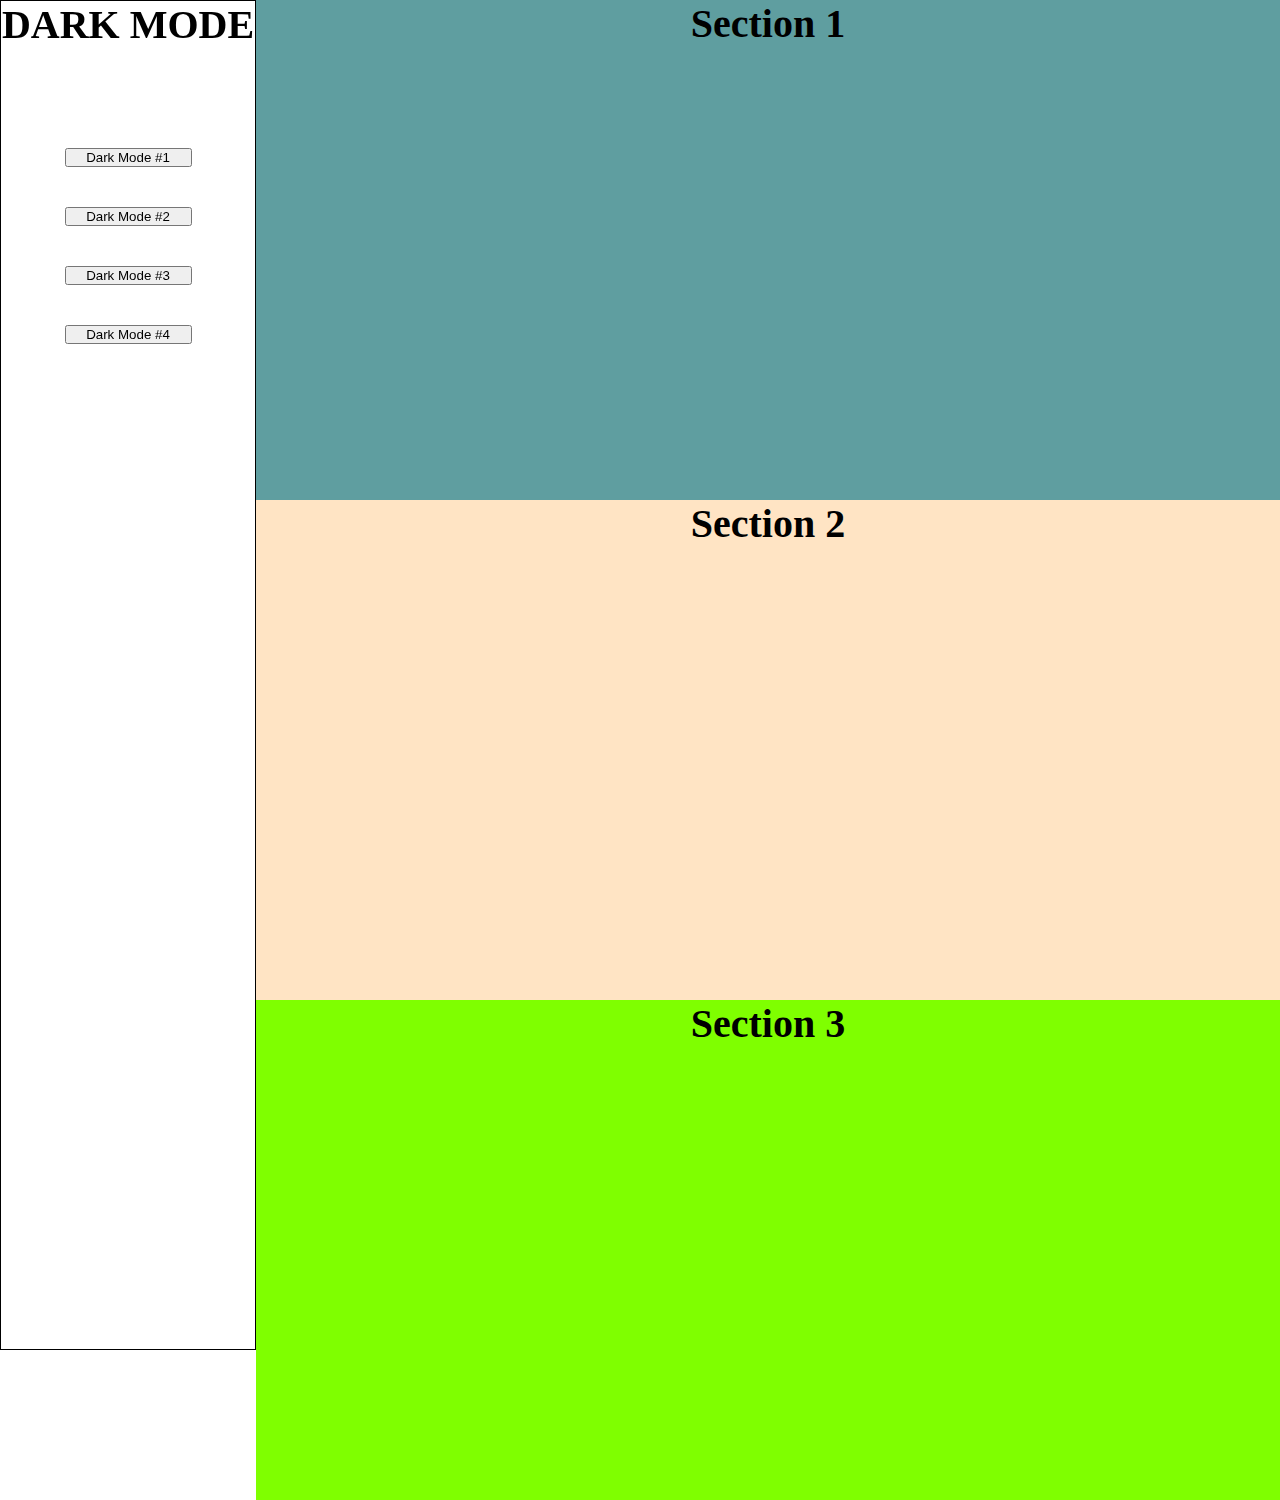
<file: darkmode/index.html>
<!DOCTYPE html>
<html lang="en">
<head>
    <meta charset="UTF-8">
    <meta name="viewport" content="width=device-width, initial-scale=1.0">
    <title>Dummy website</title>
    <link rel="stylesheet" href="style.css">
</head>
<body>
    <div class="maindiv">
        <div class="childdiv">
            <h1>DARK MODE</h1>
            <div class="subdiv">
                <button class="btnFadeIn">Dark Mode #1</button>
                   <p class="p1">This Mode has black background and white color
                    <button class="btn1">Click Me</button>
                   </p>
                <button class="btnFadeIn1">Dark Mode #2</button>
                   <p class="p2">This Mode has black background and green color
                    <button class="btn2">Click Me</button>
                   </p>
                <button class="btnFadeIn2">Dark Mode #3</button>
                   <p class="p3">This Mode has black background and blue color
                    <button class="btn3">Click Me</button>
                   </p>
                <button class="btnFadeIn3">Dark Mode #4</button>
                   <p class="p4">This Mode has black background and cadetblue color
                    <button class="btn4">Click Me</button>
                   </p>

            </div>
        </div>
        <div class="childdiv1">
            <div class="col1">
                <h1>Section 1</h1>
            </div>
            <div class="col2">
                <h1>Section 2</h1>
            </div>
            <div class="col3">
                <h1>Section 3</h1>
            </div>
        </div>
    </div>

    







    <!-- jQuery CDN  -->

<script
src="https://code.jquery.com/jquery-3.7.1.min.js"
integrity="sha256-/JqT3SQfawRcv/BIHPThkBvs0OEvtFFmqPF/lYI/Cxo="
crossorigin="anonymous"
></script>

 <!-- CSS script  -->
  <script>
     $("body").css({backgroundColor: "white", color:"black"})
  </script>

  <!-- jQuery script  -->
  <script>
    $(document).ready(function () {


        $(".btnFadeIn").click(function () {
                $(".p1").toggle(1000);
            })

        $(".btn1").click(function () {
                $("body").css({backgroundColor: "black" ,color:"white"})
                $(".col1,.col2,.col3").css({backgroundColor: "black" ,color:"white"})
            })
            
            
        $(".btnFadeIn1").click(function () {
                $(".p2").toggle(1000);
            })

        $(".btn2").click(function () {
                $("body").css({backgroundColor: "black" ,color:"green"})
                $(".col1,.col2,.col3").css({backgroundColor: "black" ,color:"green"})
                $(".p2").css({color:"green"})
                $("button").css({backgroundColor:"green",color:"white"})
            })


        $(".btnFadeIn2").click(function () {
                $(".p3").toggle(1000);
            })    
        $(".btn3").click(function () {
                $("body").css({backgroundColor: "black" ,color:"blue"})
                $(".col1,.col2,.col3").css({backgroundColor: "black" ,color:"blue"})
                $(".p3").css({color:"blue"})
                $("button").css({backgroundColor:"blue",color:"white"})
            })    



        $(".btnFadeIn3").click(function () {
                $(".p4").fadeToggle(1000);
            })  
            $(".btn4").click(function () {
                $("body").css({backgroundColor: "black" ,color:"cadetblue"})
                $(".col1,.col2,.col3").css({backgroundColor: "black" ,color:"cadetblue"})
                $(".p4").css({color:"cadetblue"})
                $("button").css({backgroundColor:"cadetblue"})

            })    


                
        
    })
  </script>
</body>
</html>
</file>
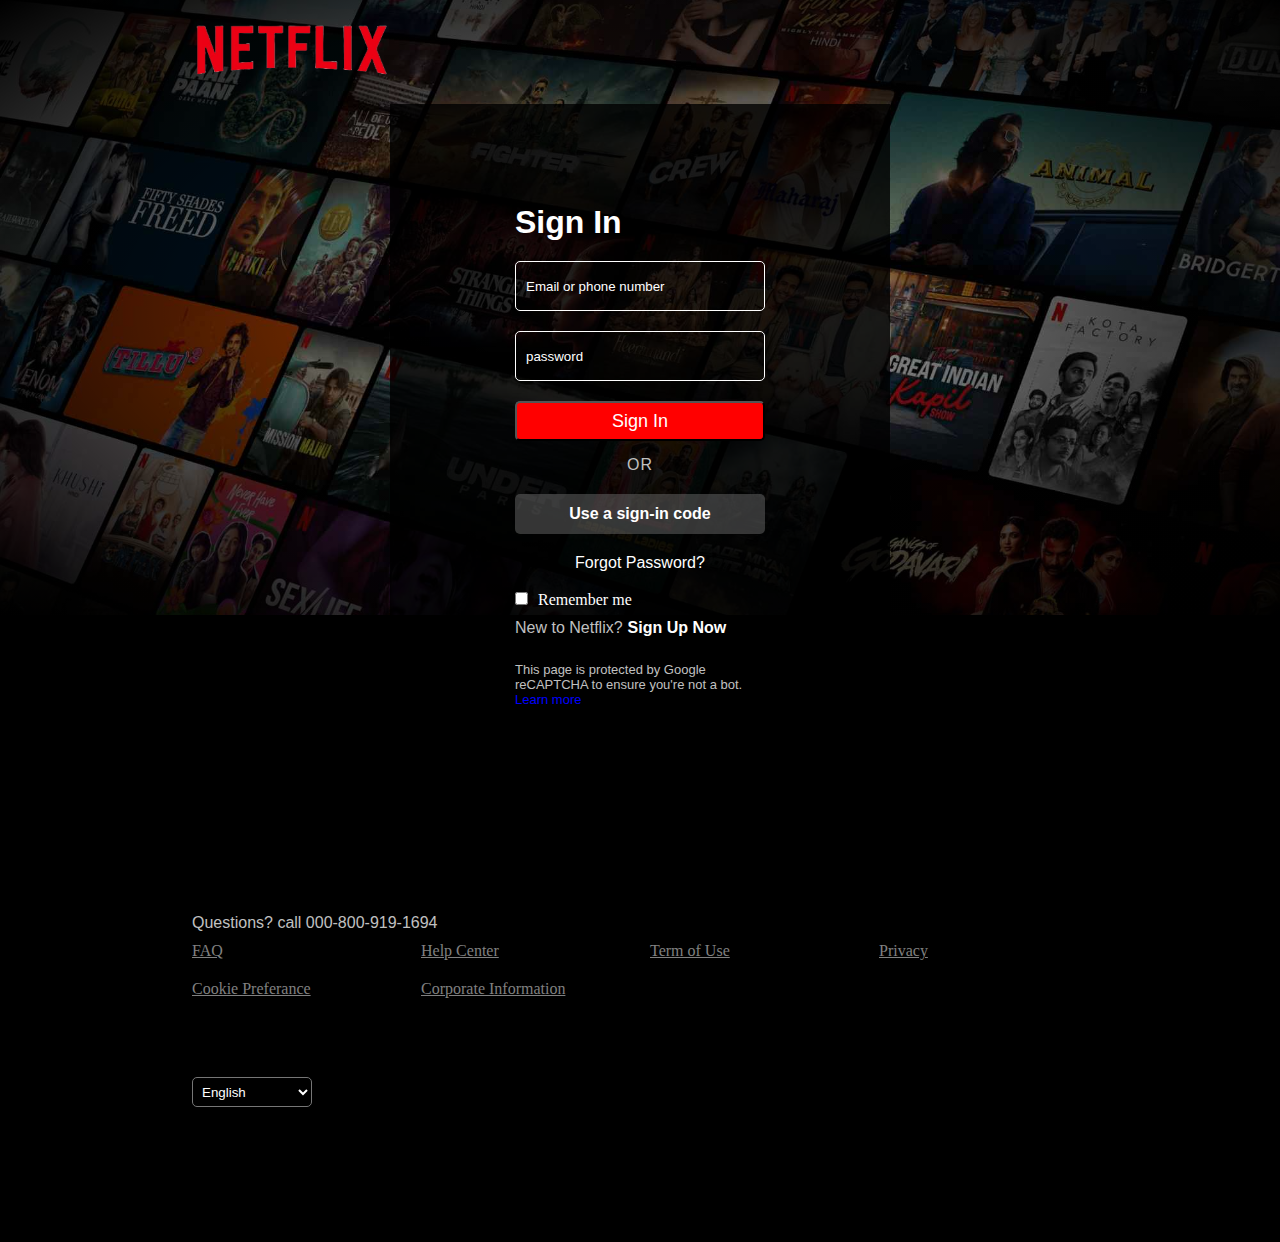
<file: netfix/index.html>
<!DOCTYPE html>
<html lang="en">
<head>
    <meta charset="UTF-8">
    <meta name="viewport" content="width=device-width, initial-scale=1.0">
    <title>Netflix Clone</title>
    <link rel="stylesheet" href="./style.css">
</head>
<body>
    <div class="bgimg-banner">
        <div class="header">
            <div class="netfilx-logo">
                <img src="./images/file.png" alt="" class="logo">
            </div>
            <div class="form-section">
                <div class="form-subsection">
                  <h1>Sign In</h1>
                  <input class="mailbox" type="text" placeholder="Email or phone number">
                  <input class="mailbox" type="password" placeholder="password">
                  <a href="./mainpage.html" target="_blank"><button class="btn1">Sign In</button></a>
                  <p class="p1">OR</p>
                  <button class="btn2">Use a sign-in code</button>
                  <p class="p2">Forgot Password?</p>
                  <input class="checkbox" type="checkbox"><span class="p3">Remember me</span>
                  <p class="p4">New to Netflix?<span class="p5">Sign Up Now</span></p>
                  <p class="p6">This page is protected by Google reCAPTCHA to ensure you're not a bot.  <span class="p7">Learn more</span></p>
                </div>
            </div>
            <p class="pp1">Questions? call 000-800-919-1694</p>
            <div class="last-section">
                <p class="subsection">
                    <a href="">FAQ</a>
                    <a href="">Cookie Preferance</a>
                </p>
                <p class="subsection">
                    <a href="">Help Center</a>
                    <a href="">Corporate Information</a>
                </p>
                <p class="subsection">
                    <a href="">Term of Use</a>
                </p>
                <p class="subsection">
                    <a href="">Privacy</a>
                </p>
            </div>
                
             <div class="lang-section">
            <select name="language" id="">
                <option value="">English</option>
                <option value="">हिन्दी </option>
            </select>
             </div>
             
            
        
    </div>
</body>
</html>
</file>
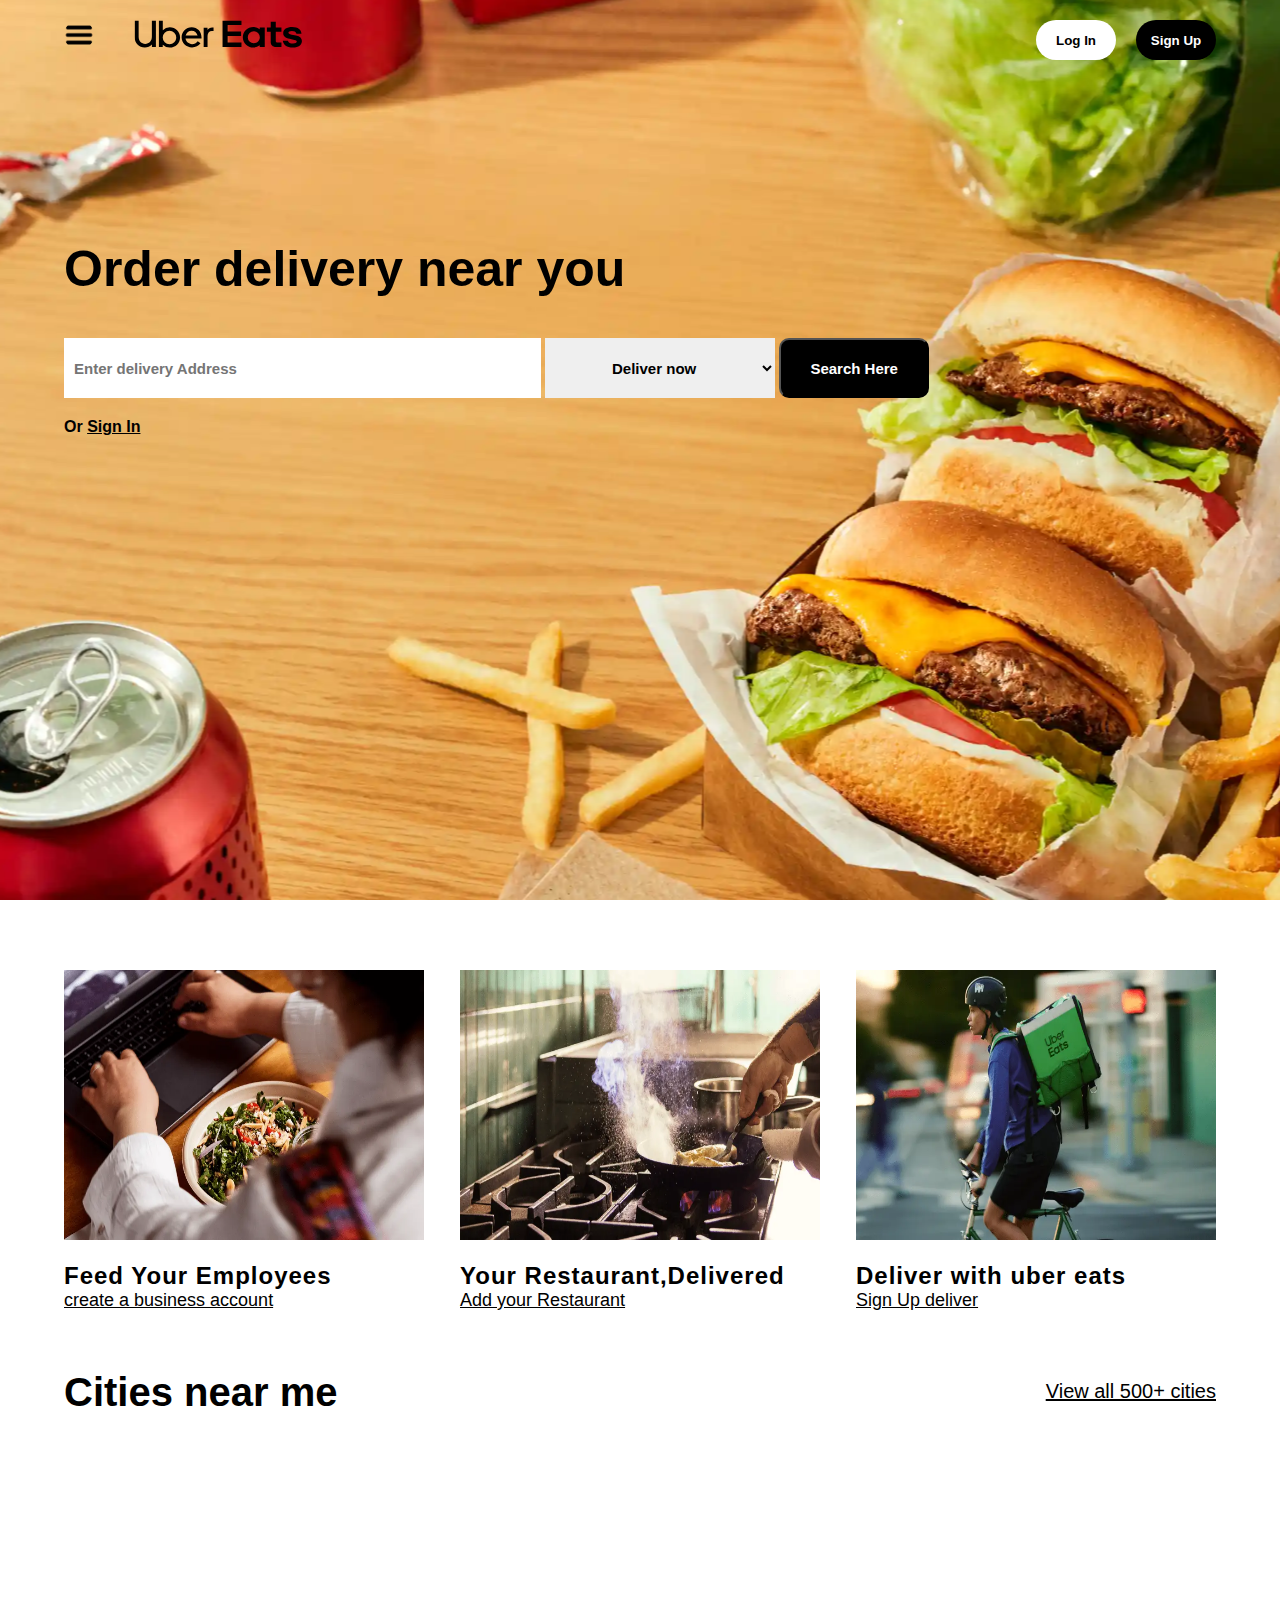
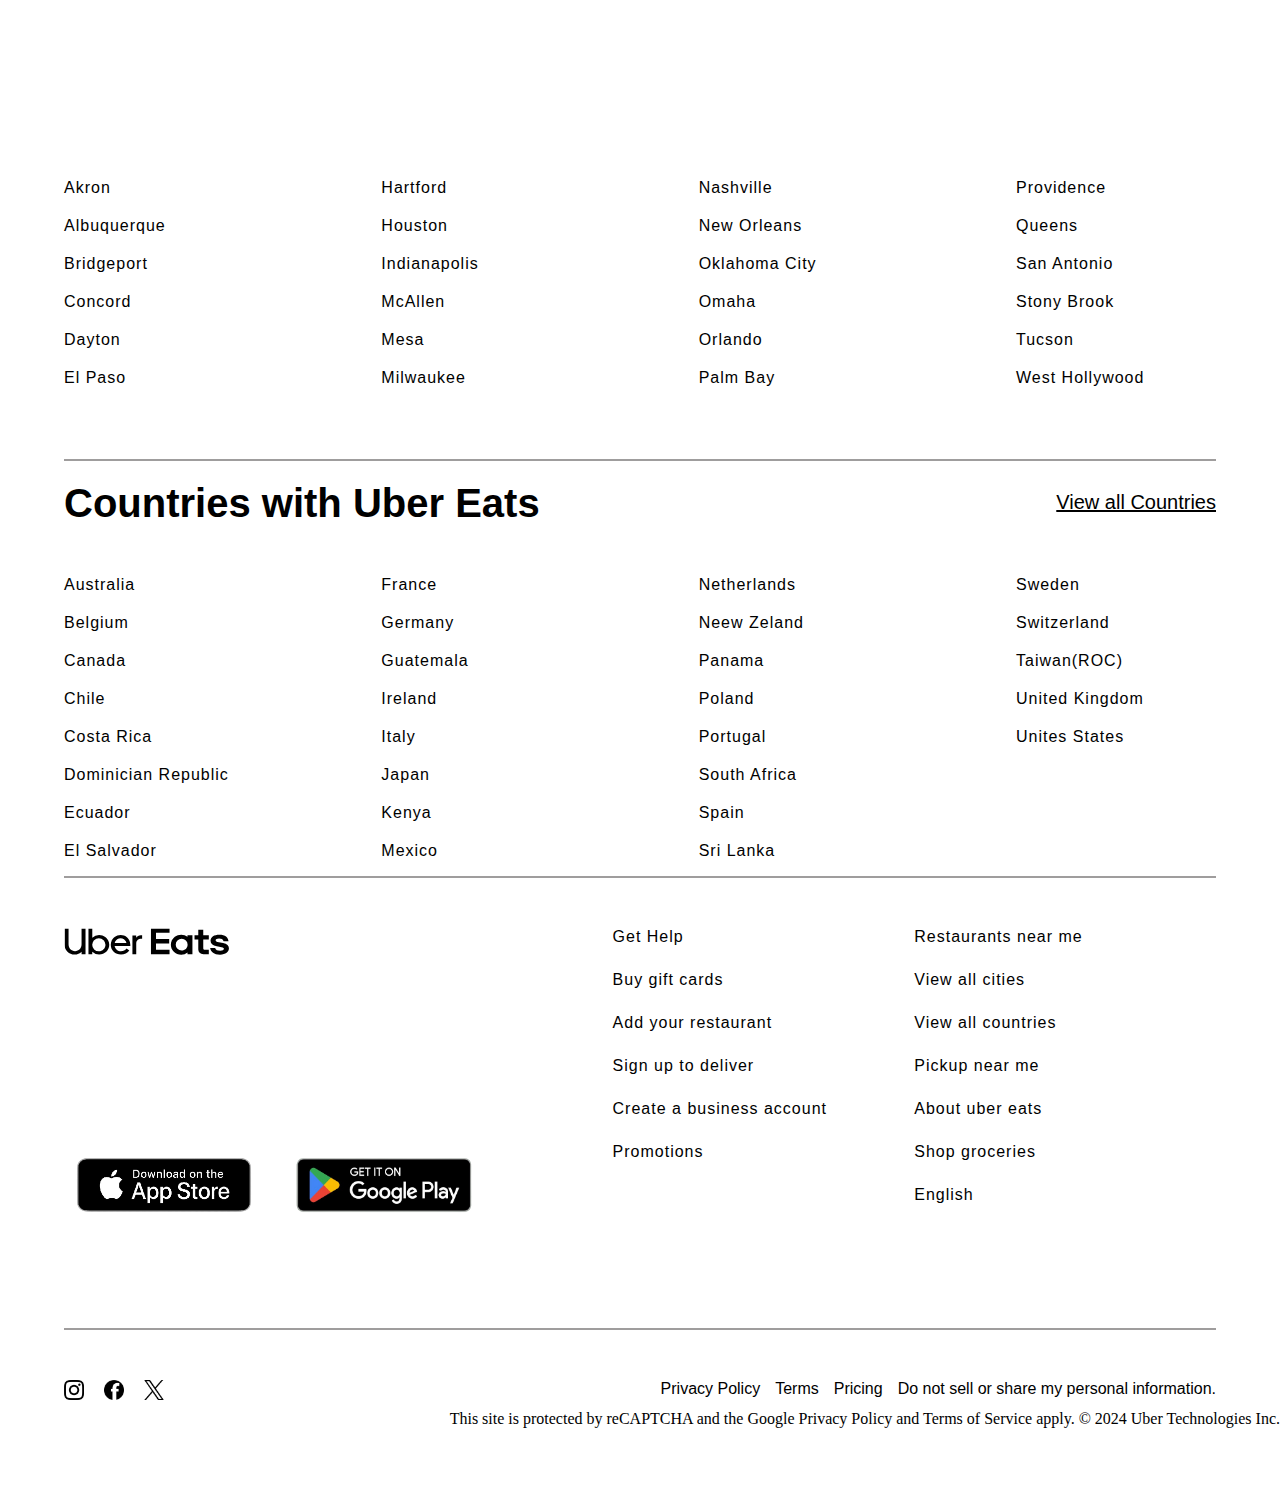
<file: uber eats/index.html>
<!DOCTYPE html>
<html lang="en">
<head>
    <meta charset="UTF-8">
    <meta name="viewport" content="width=device-width, initial-scale=1.0">
    <title>Uber Eats</title>
    <link rel="stylesheet" href="style.css">
    <link rel="stylesheet" href="https://fonts.googleapis.com/css?family=Trirong">
</head>
<body>
   <div class="bgimg">
    <div class="parentdiv">
        <div class="maindiv">
           <button class="btn"><img class="headerbutton" src="images/buton header.webp" alt=""></button>
           <img src="./images/uber eats logo.svg" alt=""> 
        </div>
        <div class="maindiv2">
            <button class="btn1">Log In </button>
            <button class="btn2">Sign Up</button>
        </div>
    </div>
    <div class="bannerheading">
        <h1>Order delivery near you</h1>
        <div class="delivery-box">
            <input  alt="" type="text" placeholder="Enter delivery Address">
            <select name="time" id="">
                <option value="">Deliver now</option>
                <option value="">Schedule For Later</option>
            </select>
            <button class="btn3">Search Here</button>
            <p class="p1">Or <span><a href="" class="a1">Sign In</a></span></p>
        </div>
    </div>
   </div>
   <div class="card-section">
    <div><img class="cardimg" src="./images/card-1.webp" alt=""><br><br>
    <h2>Feed Your Employees</h2>
    <a class="a2" href="">create a business account</a>
    </div>
    <div><img class="cardimg" src="./images/card-2.webp" alt=""><br><br>
    <h2>Your Restaurant,Delivered</h2>
    <a class="a2" href="">Add your Restaurant</a>
    </div>
    <div><img class="cardimg" src="./images/card-3.webp" alt=""><br><br>
    <h2>Deliver with uber eats</h2>
    <a class="a2" href="">Sign Up deliver</a>
    </div>
   </div>
   <div class="map-heading">
    <h3 class="mapheading">Cities near me</h3>
    <a href="" class="a3">View all 500+ cities</a>
    </div>
    <div class="map">
        <iframe src="https://www.google.com/maps/embed?pb=!1m18!1m12!1m3!1d3308159.226669682!2d-78.55402791388072!3d39.615805463856276!2m3!1f0!2f0!3f0!3m2!1i1024!2i768!4f13.1!3m3!1m2!1s0x89c25be88d6a7ed3%3A0x11cc707fcff79ebe!2sUber%20Technologies!5e0!3m2!1sen!2sin!4v1720642885399!5m2!1sen!2sin" width="600" height="450" style="border:0;" allowfullscreen="" loading="lazy" referrerpolicy="no-referrer-when-downgrade">
        </iframe>
    </div>
    <div class="cities">
        <div class="city-name">
            <a class="a4" href="">Akron</a>
            <a class="a4" href="">Albuquerque</a>
            <a class="a4" href="">Bridgeport</a>
            <a class="a4" href="">Concord</a>
            <a class="a4" href="">Dayton</a>
            <a class="a4" href="">El Paso</a>
        </div>
        <div class="city-name">
            <a class="a4" href="">Hartford</a>
            <a class="a4" href="">Houston</a>
            <a class="a4" href="">Indianapolis</a>
            <a class="a4" href="">McAllen</a>
            <a class="a4" href="">Mesa</a>
            <a class="a4" href="">Milwaukee</a>
        </div>
        <div class="city-name">
            <a class="a4" href="">Nashville</a>
            <a class="a4" href="">New Orleans</a>
            <a class="a4" href="">Oklahoma City</a>
            <a class="a4" href="">Omaha</a>
            <a class="a4" href="">Orlando</a>
            <a class="a4" href="">Palm Bay</a>
        </div>
        <div class="city-name">
            <a class="a4" href="">Providence</a>
            <a class="a4" href="">Queens</a>
            <a class="a4" href="">San Antonio</a>
            <a class="a4" href="">Stony Brook</a>
            <a class="a4" href="">Tucson</a>
            <a class="a4" href="">West Hollywood</a>
        </div>

    </div>
    <hr>

    <div class="countries">
        <h3 class="mapheading">Countries with Uber Eats</h3>
        <a class="a3" href="">View all Countries</a>
    </div>
    <div class="cities1">
        <div class="city-name">
            <a class="a4" href="">Australia</a>
            <a class="a4" href="">Belgium</a>
            <a class="a4" href="">Canada</a>
            <a class="a4" href="">Chile</a>
            <a class="a4" href="">Costa Rica</a>
            <a class="a4" href="">Dominician Republic</a>
            <a class="a4" href="">Ecuador</a>
            <a class="a4" href="">El Salvador</a>
        </div>
        <div class="city-name">
            <a class="a4" href="">France</a>
            <a class="a4" href="">Germany</a>
            <a class="a4" href="">Guatemala</a>
            <a class="a4" href="">Ireland</a>
            <a class="a4" href="">Italy</a>
            <a class="a4" href="">Japan</a>
            <a class="a4" href="">Kenya</a>
            <a class="a4" href="">Mexico</a>
        </div>
        <div class="city-name">
            <a class="a4" href="">Netherlands</a>
            <a class="a4" href="">Neew Zeland</a>
            <a class="a4" href="">Panama</a>
            <a class="a4" href="">Poland</a>
            <a class="a4" href="">Portugal</a>
            <a class="a4" href="">South Africa</a>
            <a class="a4" href="">Spain</a>
            <a class="a4" href="">Sri Lanka</a>
        </div>
        <div class="city-name">
            <a class="a4" href="">Sweden</a>
            <a class="a4" href="">Switzerland</a>
            <a class="a4" href="">Taiwan(ROC)</a>
            <a class="a4" href="">United Kingdom</a>
            <a class="a4" href="">Unites States</a>
        </div>
    </div>
    <hr>   
    <div class="help-section">
        <div class="help-subsections1">
            <img class="img1" src="./images/uber eats logo.svg" alt="">
            <div class="store-btn">
                <button class="btn4"><img src="./images/apple.png" alt="" class="img2"></button>
                <button class="btn4"><img src="./images/play.png" alt="" class="img2">
            </div></button>
        </div>
        <div class="help-subsections">
            <a class="a5" href="">Get Help</a>
            <a class="a5" href="">Buy gift cards</a>
            <a class="a5" href="">Add your restaurant</a>
            <a class="a5" href="">Sign up to deliver</a>
            <a class="a5" href="">Create a business account</a>
            <a class="a5" href="">Promotions</a>
        </div>
        <div class="help-subsections">
            <a class="a5" href="">Restaurants near me </a>
            <a class="a5" href="">View all cities</a>
            <a class="a5" href="">View all countries</a>
            <a class="a5" href="">Pickup near me </a>
            <a class="a5" href="">About uber eats</a>
            <a class="a5" href="">Shop groceries</a>
            <a class="a5" href="">English</a>
        </div>
    </div>
    <hr>
    <div class="footer">
        <div class="social-section">
          <img src="./images/instagram.png" alt="" class="social-media">
          <img src="./images/facebook-logo-in-circular-shape.png" alt="" class="social-media">
          <img src="./images/twitter.png" alt="" class="social-media">
        </div>
        <div class="social-section2">
            <a href="" class="social-options">Privacy Policy</a>
            <a href="" class="social-options">Terms</a>
            <a href="" class="social-options">Pricing</a>
            <a href="" class="social-options">Do not sell or share my personal information.</a>
        </div>

    </div>
    <div class="last-para">
        <p>This site is protected by reCAPTCHA and the Google Privacy Policy and Terms of Service apply.
            © 2024 Uber Technologies Inc.</p>
    </div>
</body>
</html>
</file>
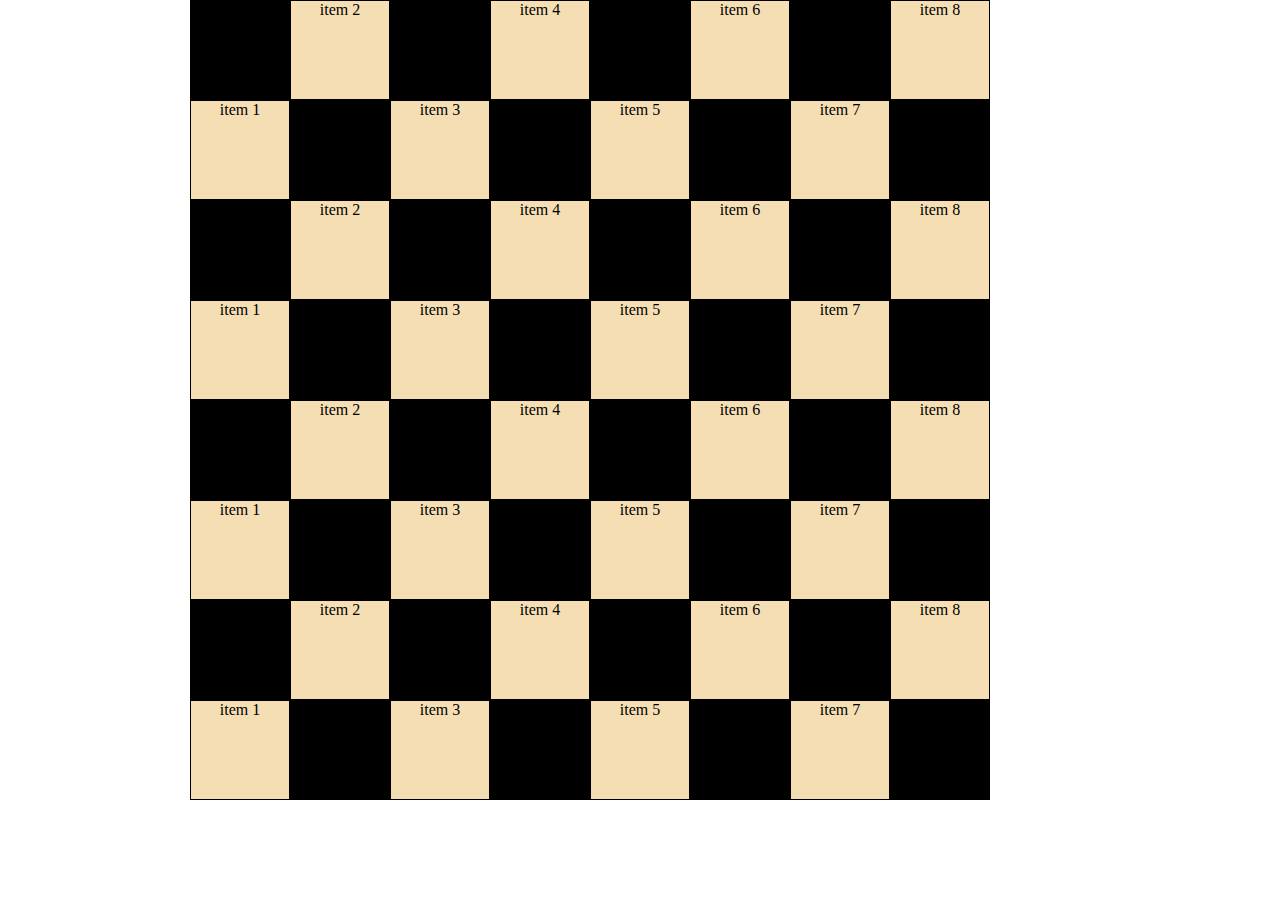
<file: grid.html>
<!DOCTYPE html>
<html lang="en">
<head>
    <meta charset="UTF-8">
    <meta name="viewport" content="width=device-width, initial-scale=1.0">
    <title>Document</title>
    <link rel="stylesheet" href="./style.css">
</head>
<body>
    <center>
    <div class="main">
        <div class="sub1">item 1</div>
        <div class="sub">item 2</div>
        <div class="sub1">item 3</div>
        <div class="sub">item 4</div>
        <div class="sub1">item 5</div>
        <div class="sub">item 6</div>
        <div class="sub1">item 7</div>
        <div class="sub">item 8</div>

        <div class="sub">item 1</div>
        <div class="sub1">item 2</div>
        <div class="sub">item 3</div>
        <div class="sub1">item 4</div>
        <div class="sub">item 5</div>
        <div class="sub1">item 6</div>
        <div class="sub">item 7</div>
        <div class="sub1">item 8</div>

        <div class="sub1">item 1</div>
        <div class="sub">item 2</div>
        <div class="sub1">item 3</div>
        <div class="sub">item 4</div>
        <div class="sub1">item 5</div>
        <div class="sub">item 6</div>
        <div class="sub1">item 7</div>
        <div class="sub">item 8</div>

       
        <div class="sub">item 1</div>
        <div class="sub1">item 2</div>
        <div class="sub">item 3</div>
        <div class="sub1">item 4</div>
        <div class="sub">item 5</div>
        <div class="sub1">item 6</div>
        <div class="sub">item 7</div>
        <div class="sub1">item 8</div>

        <div class="sub1">item 1</div>
        <div class="sub">item 2</div>
        <div class="sub1">item 3</div>
        <div class="sub">item 4</div>
        <div class="sub1">item 5</div>
        <div class="sub">item 6</div>
        <div class="sub1">item 7</div>
        <div class="sub">item 8</div>


        <div class="sub">item 1</div>
        <div class="sub1">item 2</div>
        <div class="sub">item 3</div>
        <div class="sub1">item 4</div>
        <div class="sub">item 5</div>
        <div class="sub1">item 6</div>
        <div class="sub">item 7</div>
        <div class="sub1">item 8</div>

        <div class="sub1">item 1</div>
        <div class="sub">item 2</div>
        <div class="sub1">item 3</div>
        <div class="sub">item 4</div>
        <div class="sub1">item 5</div>
        <div class="sub">item 6</div>
        <div class="sub1">item 7</div>
        <div class="sub">item 8</div>

        <div class="sub">item 1</div>
        <div class="sub1">item 2</div>
        <div class="sub">item 3</div>
        <div class="sub1">item 4</div>
        <div class="sub">item 5</div>
        <div class="sub1">item 6</div>
        <div class="sub">item 7</div>
        <div class="sub1">item 8</div>
        
    </div>
</center>
</body>
</html>
</file>
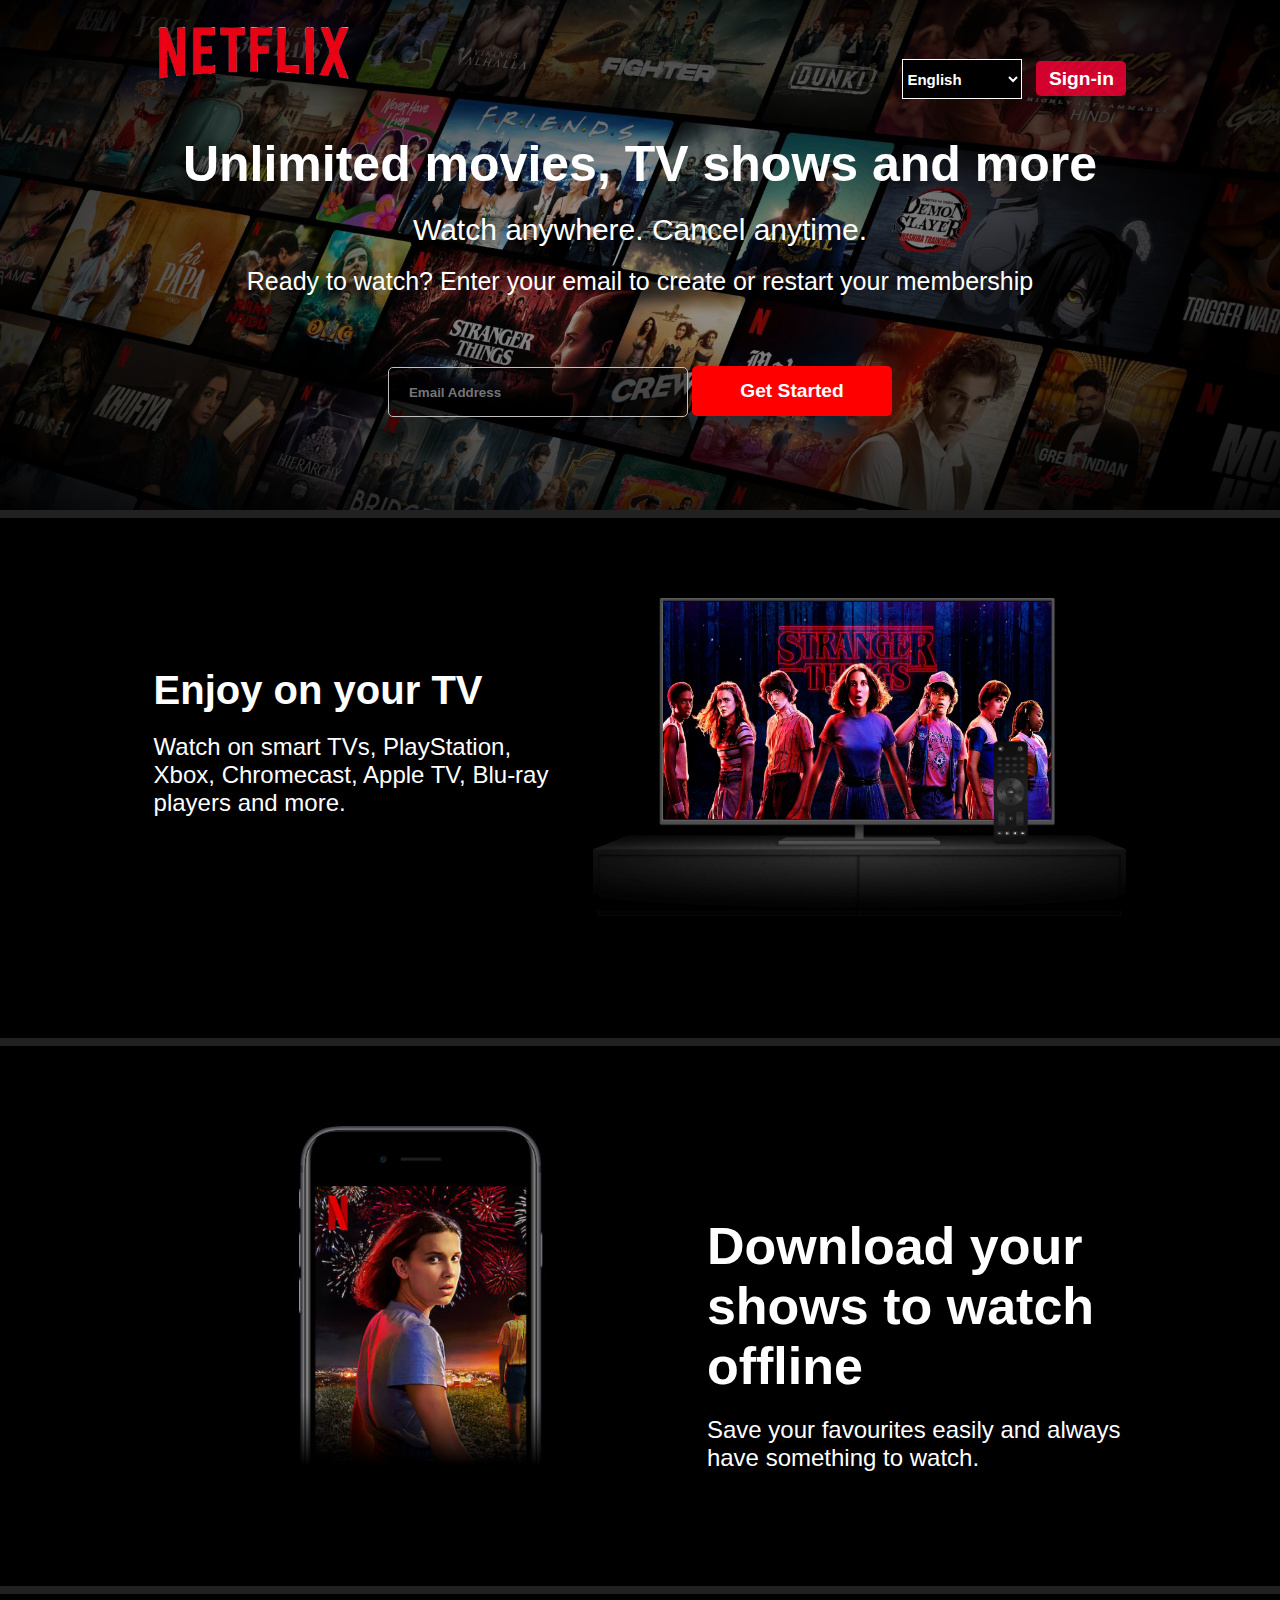
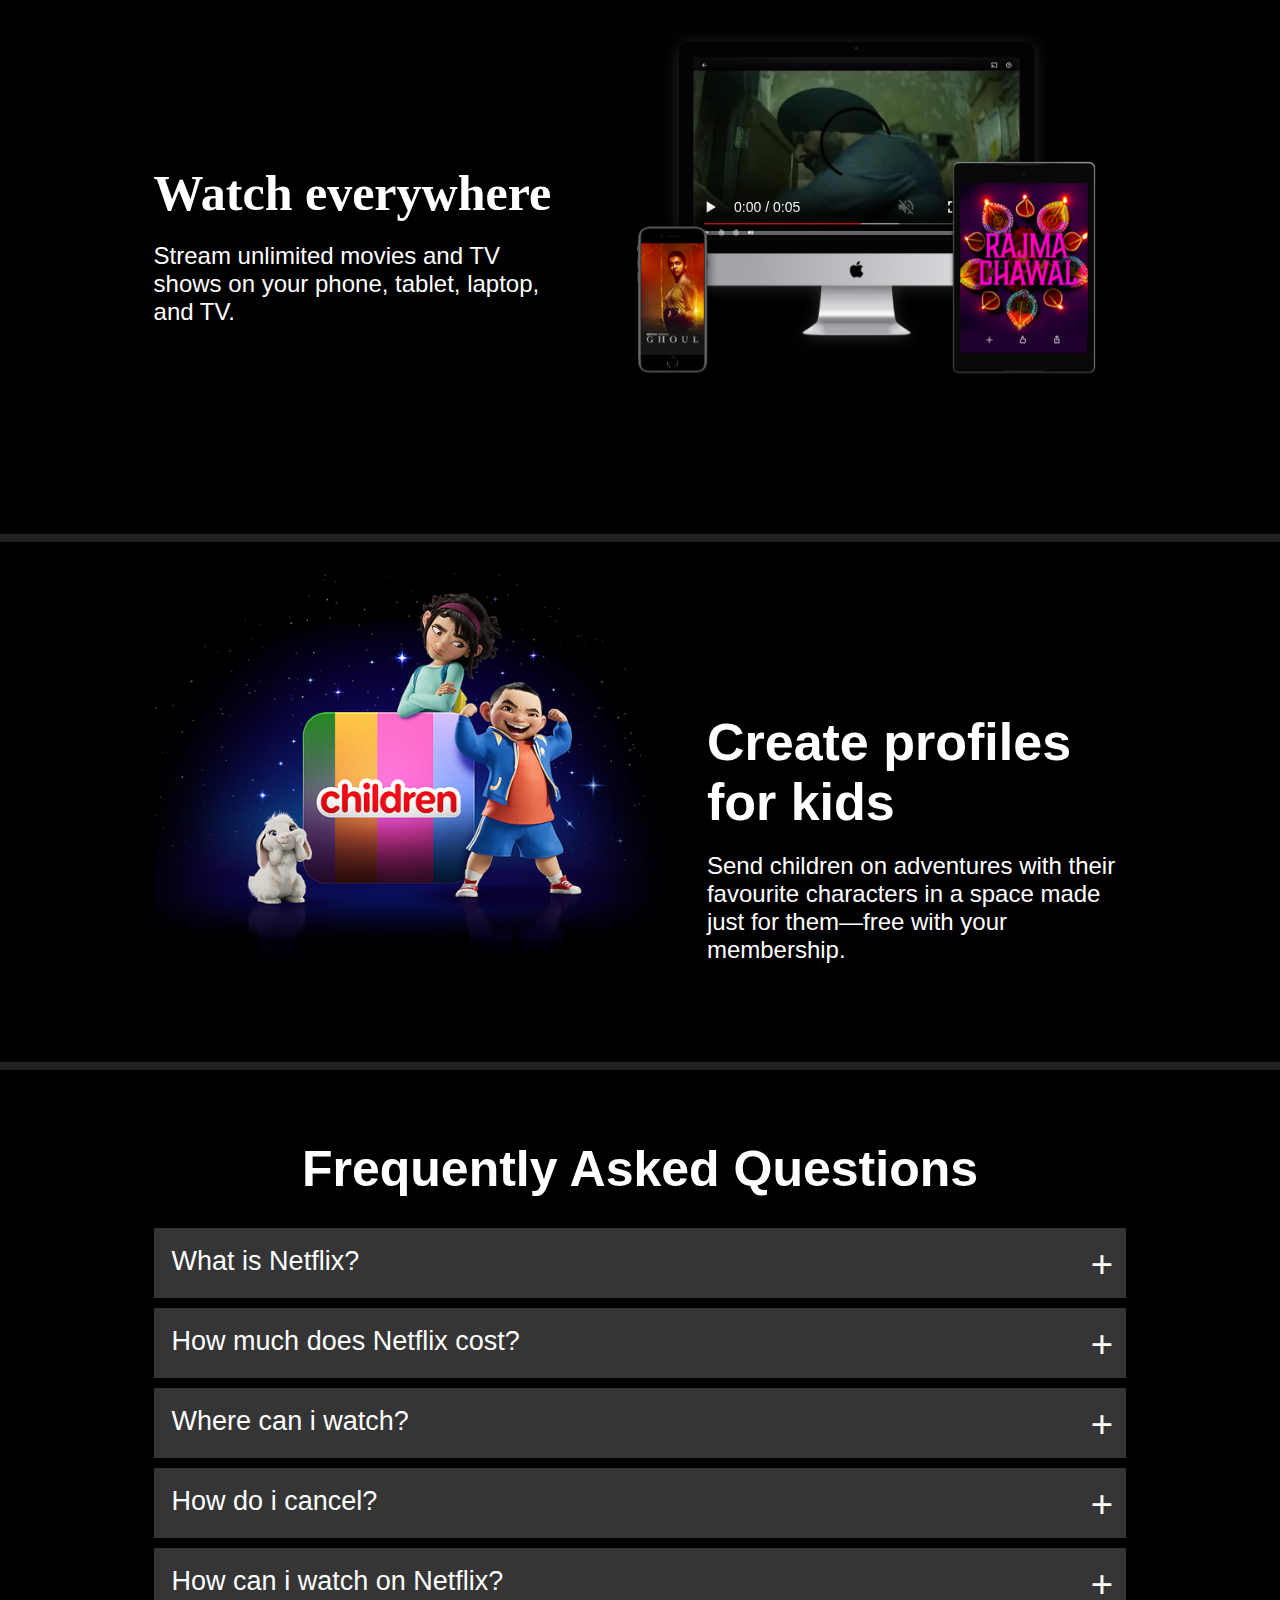
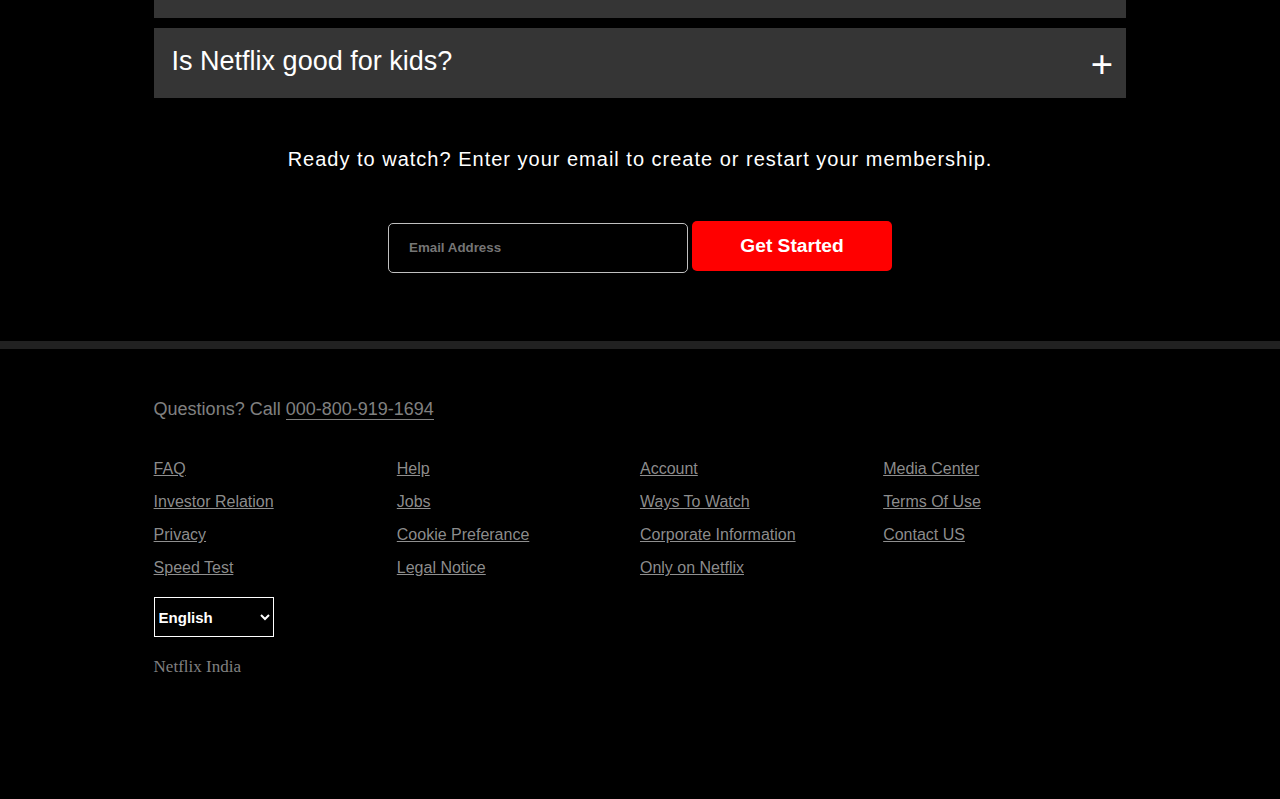
<file: netfix/mainpage.html>
<!DOCTYPE html>
<html lang="en">
<head>
    <meta charset="UTF-8">
    <meta name="viewport" content="width=device-width, initial-scale=1.0">
    <title>Netflix</title>
    <link rel="stylesheet" href="./mainpage.css">
    <link rel="icon" href="./images/(2014-netflix-logo-600x319-removebg-preview.png.url)">
</head>
<body>
    <!-- backgroung image  -->
    <div class="maindiv">
        <div class="header">

          <!-- HEADER STARTS HERE -->
            <div class="netflixlogo">
                <div class="header-sec">
                    <img class="logoimg" src="./images/file.png" alt="">
                </div>
                <div class="lang-section">
                    <select name="language" id="">
                        <option value="">English</option>
                        <option value="">हिन्दी </option>
                    </select>
                    <a href="./index.html" target="_blank"><button class="btn1">Sign-in</button></a>
                </div>
            </div>
          <!-- HEADER ENDS -->
        
               <!-- HEADING-SECTION  -->

               <div class="heading">
                <h1 class="heading1">Unlimited movies, TV shows and more</h1>
                <p class="p1">Watch anywhere. Cancel anytime.</p>
                <p class="p2">Ready to watch? Enter your email to create or restart your membership</p>
                <div class="mailbox-part">
                    <input class="mailbox1" type="email" placeholder="Email Address">
                    <button class="btn2">Get Started</button>
                </div>
               </div>
        </div>
    </div>
    <hr>
           <!-- HEADING SECTION ENDS -->

           <!-- CARDS SECTION STARTS  -->

        <div class="main-cards">  
           <div class="cards-section">
            <div class="card-head">
                <h1 class="header-cards">Enjoy on your TV</h1>
                <p class="para-cards">Watch on smart TVs, PlayStation, Xbox, Chromecast, Apple TV, Blu-ray players and more.</p>
            </div>
            <div class="card-img">
                <img class="c-img" src="./images/tv.png" alt="">
                <img class="stranger-things-img" src="./images/stranger-things-cartoon.avif" alt="">
            </div>
           </div>
           <hr>
           <div class="cards-section">
            <div class="card-img">
                <img class="c-img" src="./images/mobile-0819.jpg" alt="">
                
            </div>
            <div class="card-head">
                <h1 class="header-cards2">Download your shows to watch offline</h1>
                <p class="para-cards">Save your favourites easily and always have something to watch.</p>
            </div>
           </div>
           <hr>
           <div class="cards-section">
            <div class="card-head">
                <h1 class="header-cards3">Watch everywhere</h1>
                <p class="para-cards">Stream unlimited movies and TV shows on your phone, tablet, laptop, and TV.</p>
            </div>
            <div class="card-img">
                <img class="c-img" src="./images/device-pile-in.png" alt="">
                <video class="c-video" src="./images/video-devices-in.m4v" controls muted autoplay loop></video>
            </div>
           </div>
           <hr>
           <div class="cards-section">
             <div class="card-img">
                <img class="c-img" src="./images/children-img.png" alt="">
                
             </div>
             <div class="card-head">
                <h1 class="header-cards2">Create profiles for kids</h1>
                <p class="para-cards">Send children on adventures with their favourite characters in a space made just for them—free with your membership.</p>
             </div>
           </div>
        </div>  
        <hr>
        <!-- CARDS SECTION ENDS  -->

        <!-- QUESTIONS SECTION STARTS  -->
         <div class="mainsection">
            <h1 class="q-header">Frequently Asked Questions</h1>
            <div class="subsection">
                <p class="q-para">What is Netflix?</p>
                <p class="q-para2">+</p>
            </div>
            <div class="subsection">
                <p class="q-para">How much does Netflix cost?</p>
                <p class="q-para2">+</p>
            </div>
            <div class="subsection">
                <p class="q-para">Where can i watch?</p>
                <p class="q-para2">+</p>

            </div>
            <div class="subsection">
                <p class="q-para">How do i cancel?</p>
                <p class="q-para2">+</p>
            </div>
            <div class="subsection">
                <p class="q-para">How can i watch on Netflix?</p>
                <p class="q-para2">+</p>
            </div>
            <div class="subsection">
                <p class="q-para">Is Netflix good for kids?</p>
                <p class="q-para2">+</p>
            </div>
         </div>
         <p class="q-para3">Ready to watch? Enter your email to create or restart your membership.</p>
         <div class="mailbox-part">
            <input class="mailbox1" type="email" placeholder="Email Address" required>
            <button class="btn2">Get Started</button>
        </div>
        <hr>

        <!-- FOOTER SECTION STARTS  -->
         <footer>
            <p class="f1">Questions? Call <span class="f1s">000-800-919-1694</span></p>
            <div class="main-ftr">
                <div class="sub-ftr">
                    <a class="a1" href="">FAQ</a>
                    <a class="a1" href="">Investor Relation</a>
                    <a class="a1" href="">Privacy</a>
                    <a class="a1" href="">Speed Test</a>
                </div>
                <div class="sub-ftr">
                    <a class="a1" href="">Help</a>
                    <a class="a1" href="">Jobs</a>
                    <a class="a1" href="">Cookie Preferance</a>
                    <a class="a1" href="">Legal Notice</a>
                </div>
                <div class="sub-ftr">
                    <a class="a1" href="">Account</a>
                    <a class="a1" href="">Ways To Watch</a>
                    <a class="a1" href="">Corporate Information</a>
                    <a class="a1" href="">Only on Netflix</a>
                </div>
                <div class="sub-ftr">
                    <a class="a1" href="">Media Center</a>
                    <a class="a1" href="">Terms Of Use</a>
                    <a class="a1" href="">Contact US</a>
                </div>

            </div>
        <div class="footer-lan">
            <select name="language" id="">
                <option value="">English</option>
                <option value="">हिन्दी </option>
            </select>
        </div>
        <p class="last-f">Netflix India</p>

         </footer>
</body>
</html>
</file>
<file: darkmode/style.css>
*{
    margin: 0;
    padding: 0;
    box-sizing: border-box;
}
.maindiv{
    display: flex;
}
.childdiv{
    width: 20%;
    height: 150%;
    border: 1px solid black;
    position: fixed;
    display: block;
}
.childdiv1{
    width: 80%;
    height: 100vh;
    margin-left:20%;
}
h1{
    text-align: center;
    font-size: 40px;
}
.col1{
    height: 500px;
    background-color: cadetblue;
    align-items: center;
}
.col2{
    height: 500px;
    background-color: bisque;
}
.col3{
    height: 500px;
    background-color: chartreuse;
}
.subdiv{
    display: flex;
    flex-direction: column;
    gap: 40px;
    width: 50%;
    /* text-align: center; */
    margin: auto;
    margin-top: 100px;

}
.p1{
    background-color: black;
    color: white;
    display: none;
}
.p2{
    background-color: black;
    color: white;
    display: none;
}
.p3{
    background-color: black;
    color: white;
    display: none;
}
.p4{
    background-color: black;
    color: white;
    display: none;
}
</file>
<file: netfix/style.css>
*{
    margin: 0;
    padding: 0;
    box-sizing: border-box;
}
body{
    background: black;
    color: white;
}
.bgimg-banner{
    background-image: url("./images/background\ image.jpg");
    width: auto;
    height:615px;
    background-repeat: no-repeat;
    background-size: cover;
    background-position: center center;
    border-image: fill 0 radial-gradient(#0001,#000);
    object-fit: none;
    object-position: 50% 50%;

}

.header{
    width: 70%;
    margin: auto;
}
.logo{
    width: 200px;
    height: 100px;
    margin:0;
    padding: 0;
}
.form-section{
    height: 800px;
    width: 500px;
    background-color:rgba(0, 0, 0, 0.797) ;
    margin: auto;
    z-index: 1;
    padding: 100px;
}
.form-subsection{
    height: auto;
    width: 250px;
    margin: auto;
}
@media screen and (max-width:576px) {
    .bgimg-banner{
        display: flex;
        flex-wrap: wrap;
        
    }
}
h1{
    color: white;
    font-family: 'Gill Sans', 'Gill Sans MT', Calibri, 'Trebuchet MS', sans-serif;
}
.mailbox{
    height: 50px;
    width: 250px;
    margin-top: 20px;
    background: none;
    border: 1px solid white;
    color: white;
    padding: 10px;
    border-radius: 5px;
}
.mailbox::placeholder{
    color: white;
}
.btn1{
    height: 40px;
    width: 250px;
    background-color: red;
    color: white;
    border-radius: 5px;
    margin-top: 20px;
    font-family: 'Gill Sans', 'Gill Sans MT', Calibri, 'Trebuchet MS', sans-serif;
    font-size: large;
}
.btn1:hover{
    background-color: brown;
    transition-duration: 0.2s;
    cursor: pointer;
}
.p1{
    color: silver;
    text-align: center;
    margin-top: 15px;
    font-family: 'Gill Sans', 'Gill Sans MT', Calibri, 'Trebuchet MS', sans-serif;
    letter-spacing: 1px;
}
.btn2{
    height: 40px;
    width: 250px;
    background-color: rgba(120, 120, 120, 0.438);
    color: white;
    border: none;
    border-radius: 5px;
    margin-top: 20px;
    font-family: Arial, Helvetica, sans-serif;
    font-size: medium;
    font-weight: bolder;
}
.btn2:hover{
    background-color:  rgba(192, 192, 192, 0.479);
    transition-duration: 0.2s;
    cursor: pointer;
}
.p2{
    /* font: bold; */
    text-align: center;
    margin-top: 20px;
    font-family: 'Gill Sans', 'Gill Sans MT', Calibri, 'Trebuchet MS', sans-serif;
}
.p2:hover{
    border-bottom: 1px solid silver;
}
.p3{
    margin-left: 10px;
}
.checkbox{
    margin-top: 20px;
}
.p4{
    margin-top: 10px;
    color: silver;
    font-family: 'Gill Sans', 'Gill Sans MT', Calibri, 'Trebuchet MS', sans-serif;
}
.p5{
    font-weight: bold;
    color: white;
    font-family: Arial, Helvetica, sans-serif;
    margin-left: 5px;
}
.p5:hover{
    border-bottom: 1px solid white;
    cursor: pointer;
    transition-duration: 0.2s;
}
.p6{
    font-size: small;
    margin-top: 25px;
    font-family: 'Gill Sans', 'Gill Sans MT', Calibri, 'Trebuchet MS', sans-serif;
    color: silver;
    
}
.p7{
    color: blue;
}
.p7:hover{
    border-bottom: 1px solid blue;      
    cursor: pointer;
}
.pp1{
    color: silver;
    font-size: medium;
    font-family: 'Lucida Sans', 'Lucida Sans Regular', 'Lucida Grande', 'Lucida Sans Unicode', Geneva, Verdana, sans-serif;
    margin-top: 10px;
}
.last-section{
    display: flex;
    justify-content: space-between;
    gap: 20px;
    width: 100%;
    margin-top: 10px;
}

.last-section2{
    display: flex;
    margin-top: 10px;
    justify-content: space-between;
    width: 44%;
    
}
select{
    height: 30px;
    width: 120px;
    padding: 5px;
    background-color: black;
    color: white;
    margin-top: 35px;
    border-radius: 5px;

}
.lang-section{
    height: 200px;
    width: auto;

}
.subsection{
    height: 100px;
    width: 25%;
    margin: auto;
    /* border: 2px solid white; */
    display: flex;
    flex-direction:column ;
    gap: 20px;
    
}
a{
    color: gray;
}
</file>
<file: uber eats/style.css>
*{
    margin: 0;
    padding: 0;
    box-sizing: border-box;
}
.bgimg{
    background-image: url("./images/harpal\ bhai2024-06-24\ 171100.png");
    background-position: center center;
    background-repeat: no-repeat;
    height: 100vh;
    width: 100%;
}
.parentdiv{
    width: 90%;
    margin: auto;
    /* border: 1px solid black; */
    display: flex;
    justify-content: space-between;
    /* margin-top: 10px; */
}
.headerbutton{
    height: 30px;
    width: 30px;
    border-radius: 50%;
    background: none;
}
.btn{
    background: none;
    border-radius: 50%;
    border: none;
    cursor: pointer;
}
.btn:hover{
    background-color: white;
    border-radius: 50%;
    transition-duration: 0.2s;
    /* height: 40px; */
    /* width: 50px; */

}
.maindiv{
    display: flex;
    gap: 40px;
    height: 30px;
    width: 80px;
    margin-top: 20px;
}
.btn1{
    background-color: white;
    height: 40px;
    width: 80px;
    border-radius: 20px;
    font-weight: bolder;
    border: none;
}
.btn1:hover{
    cursor: pointer;
}
.maindiv2{
    display: flex;
    gap: 20px;
    margin-top: 20px;
}
.btn2{
    background-color: black;
    height: 40px;
    border-radius: 20px;
    width: 80px;
    color: white;
    font-weight: bold;
    border: none;
}
.btn2:hover{
    cursor: pointer;
}
.bannerheading{
    height: 200px;
    width: 90%;
    /* border: 2px solid black; */
    margin: auto;
    /* display: flex; */
    /* justify-content: center; */
    /* align-items: center; */
    margin-top: 20vh;
}
h1{
    font-size: 50px;
    font-family: 'Gill Sans', 'Gill Sans MT', Calibri, 'Trebuchet MS', sans-serif;
}
.delivery-box{
    width: 100%;
    /* border: 2px solid red; */
    margin-top: 40px;


}
input{
    height: 60px;
    width: 41.4%;
    padding-left: 10px;
    font-family: Arial, Helvetica, sans-serif;
    font-weight: bold;
    font-size: 15px;
    border: none;
}
select{
    height: 60px;
    width: 20%;
    padding: 15px;
    text-align: center;
    font-size: 15px;
    font-weight: bolder;
    font-style:inherit;
    border: none;
}
.btn3{
    height: 60px;
    width: 13%;
    background-color: black;
    color: white;
    border-radius: 10px;
    font-size: 15px;
    font-weight: bolder;

}
.btn3:hover{
    cursor: pointer;
    font-size: 16px;
    transition-duration: 0.3s;
}
.p1{
    margin-top: 20px;
    font-family: Arial, Helvetica, sans-serif;
    font-weight: 600;
}
.a1{
    color: black;
}
.card-section{
    width: 90%;
    margin: auto;
    height:400px ;
    /* border: 2px solid black; */
    display: flex;
    justify-content: space-between;
    margin-top: 70px;
}
.cardimg{
    width: 360px;
    height: 270px;
}
h2{
    font-family: 'Gill Sans', 'Gill Sans MT', Calibri, 'Trebuchet MS', sans-serif;
    letter-spacing: 1px;
}
.a2{
    color: black;
    font-size: large;
    font-family: 'Gill Sans', 'Gill Sans MT', Calibri, 'Trebuchet MS', sans-serif;
}
.map-heading{
    height: auto;
    width: 90%;
    margin: auto;
    /* border: 2px solid black; */
}
.mapheading{
    font-size: 40px;
    font-family: 'Gill Sans', 'Gill Sans MT', Calibri, 'Trebuchet MS', sans-serif;
    font-weight: light;
}
.map-heading{
    display: flex;
    justify-content: space-between;
}
.a3{
    margin-top: 10px;
    color: black;
    font-size: 20px;
    font-weight: medium;
    font-family: Arial, Helvetica, sans-serif;
}
iframe{
    width: 100%;
    margin: auto;
    margin-top: 30px;
    height: 300px;
}
.map{
    width: 90%;
    margin: auto;
}
.cities{
    display: flex;
    justify-content: space-between;
    width: 90%;
    height: 280px;
    margin: auto;
    margin-top: 30px;
    /* border: 1px solid black; */

}
.city-name{
    height: 300px;
    width: 200px;
    display: flex;
    flex-direction: column;
    gap: 20px;
}
.a4{
    color: black;
    letter-spacing: 1px;
    text-decoration: none;
    font-family: 'Gill Sans', 'Gill Sans MT', Calibri, 'Trebuchet MS', sans-serif;
}
.countries{
    display: flex;
    width: 90%;
    /* border: 1px solid black; */
    margin: auto;
    margin-top: 20px;
    justify-content: space-between;
    /* margin-bottom: 200px; */

}
hr{
    width: 90%;
    margin: auto;
    border: 1px solid rgb(159, 157, 157);
}
.help-section{
    height: 400px;
    width: 90%;
    margin: auto;
    /* border: 1px solid black; */
    margin-top: 50px;
    display: flex;
    justify-content: space-evenly;
}
.help-subsections1{
    width: 60%;
    /* border: 1px solid black; */
    height: 300px;   
    display: flex;
    flex-direction: column;
    justify-content: space-between;
}
.help-subsections{
    width: 33%;
    /* border: 1px solid black; */
    height: 400px;
    display: flex;
    flex-direction: column;
    gap: 25px;
}
.img1{
    width: 30%;
}
.store-btn{
    display: flex;
    gap: 20px;
}
.img2{
    height: 80px;
    width: 200px;
}
.a5{
    color: black;
    letter-spacing: 1px;
    text-decoration: none;
    font-family: 'Gill Sans', 'Gill Sans MT', Calibri, 'Trebuchet MS', sans-serif;
}
.a5:hover{
    text-decoration: underline;
    transition-duration: 0.5s;
    font-size: large;
}
.btn4{
    background: none;
    border: none;
}
.cities1{
    display: flex;
    justify-content: space-between;
    width: 90%;
    height: 300px;
    margin: auto;
    margin-top: 50px;
}
.social-media{
    height: 20px;
    width: 20px;
    /* margin-top: 50px; */
    align-items: center;
}
.footer{
    width: 90%;
    margin: auto;
    display: flex;
    margin-top: 50px;
    justify-content: space-between;
}
.social-section{
    display: flex;
    gap: 20px;
}
.social-section2{
    display: flex;
    gap: 15px;
}
.social-options{
    color: black;
    text-decoration: none;
    font-family: 'Gill Sans', 'Gill Sans MT', Calibri, 'Trebuchet MS', sans-serif;
}
.social-options:hover{
    cursor: pointer;
    text-decoration: underline;
    transition-duration: 1s;
}
.last-para{
    display: flex;
    justify-content: flex-end;
    margin-top: 10px;
    height: 100px;
}
</file>
<file: style.css>
*{
    margin: 0%;
    padding: 0;
}
.main{
    /* border: 2px solid red; */
    width: 900px;
    display: grid;
    /* grid-template-rows: repeat(4,1fr); */
    grid-template-columns: repeat(8,100px);
    grid-auto-rows: 100px;
    height: 700px; 
    /* row-gap: 20px; */
    /* column-gap: 20px; */
    /* place-items: start end; */
    /* place-content: center start; */
}

.sub{
    border: 1px solid black;
    background-color: wheat;
}
.sub1{
    border: 1px solid black;
    background-color: black;
}
</file>
<file: netfix/mainpage.css>
*{
    margin: 0;;
    padding: 0;
    box-sizing: border-box;
}
body{
    background-color: black;
    color: white;
}
.maindiv{
    background-image: url("./images/bgimg.jpg");
    background-repeat: no-repeat;
    background-size: cover;
    background-repeat: no-repeat;
    width: auto;
    height: auto;
    /* width: 100vw; */
   /* opacity:0.2; */
   border-image: fill 0 radial-gradient(#0001,#000);
   /* object-fit: fill; */
}
.header{
    height:auto;
    width: 76%;
    margin: auto;
    /* border: 2px solid white; */
}
.logoimg{
    width: 200px;
    height: auto;
}
.netflixlogo{
    display: flex;
    justify-content:space-between;
    align-items: center;
}
select{
    width:120px ;
    height: 40px;
    
    font-size: 15px ;
    background-color: black;
    
    color: white;
    border:1px solid white;
    /* border-radius: 10px; */
    margin-right: 10px;
    font-weight: bold;
}
.btn1{
    height: 35px;
    width: 90px;
    background-color: rgba(255, 0, 55, 0.801);
    border: none;
    /* border-radius: 5px; */
    color: white;
    font-weight: bold;
    padding: px;
}
.heading{
    height: 400px;
    display: flex;
    justify-content: center;
    align-items: center;
    flex-direction: column;
    gap: 20px;
    /* border: 2px solid wheat; */
}
.heading1{
    font-size: 50px;
    font-weight: bolder;
    font-family: 'Gill Sans', 'Gill Sans MT', Calibri, 'Trebuchet MS', sans-serif;
}
.p1{
    font-size: 30px;
    font-family: 'Gill Sans', 'Gill Sans MT', Calibri, 'Trebuchet MS', sans-serif;
}
.p2{
    font-size: 25px;
    font-family: 'Gill Sans', 'Gill Sans MT', Calibri, 'Trebuchet MS', sans-serif;
}
.mailbox1{
    height: 50px;
    width: 300px;
    padding: 20px;
    background: rgba(0, 0, 0, 0.363);
    border: 1px solid silver;
    border-radius: 5px; 
    color: silver;
    font-weight: bold;
    margin-bottom: 30px;
}
button{
    height: 50px;
    width: 200px;
    border-radius: 5px;
    background-color: red;
    color: white;
    border: none;
    font-weight: bolder;
    font-size: larger;
    margin-top: 50px;
}
button:hover{
    cursor: pointer;
    background-color: brown;

}

   /* cards secton starts */
.main-cards{
    display: flex;
    flex-direction: column;
    gap: 20px;
}

.cards-section{
    width: 76%;
    height: 500px;
    margin: auto;
    /* border: 1px solid white; */
    background-color: #000;
    /* padding: 20px; */
    display: flex;
    gap: 20px;
}
.card-head{
    padding: 20px,0px ;
    width: 50%;
    /* justify-content: center; */
    margin-top: 150px;
}
.header-cards{
    font-size: 40px;
    font-family: 'Gill Sans', 'Gill Sans MT', Calibri, 'Trebuchet MS', sans-serif;
}
.para-cards{
    font-size: 24px;
    font-family: 'Gill Sans', 'Gill Sans MT', Calibri, 'Trebuchet MS', sans-serif;
    margin-top: 20px;
}

.c-img{
    height: 400px;
    position: relative;
    z-index: 1;

}
.stranger-things-img{
    height: 217px;
    width: 390px;
    position: absolute;
    left: 30px;
    margin-left: 39px;
    margin-top: 84px;
    /* z-index:; */
}
.card-img{
    position: relative;
    /* z-index: -1; */
}
.header-cards2{
    font-size: 52px;
    font-weight: bolder;
    font-family: 'Gill Sans', 'Gill Sans MT', Calibri, 'Trebuchet MS', sans-serif;
    margin-bottom: 20px;
}
.header-cards3{
    font-size: 50px;
    font-weight: bolder;
}
.c-video{
    height: 200px;
    width: 340px;
    position: absolute;
    bottom: 1px;
    top: 1px;
    right: 100px;
    margin-top: 40px;
}
hr{
    border: 4px solid rgba(128, 128, 128, 0.26);
}
.mainsection{
    display: flex;
    flex-direction: column;
    width: 76%;
    /* border: 2px solid blue; */
    margin: auto;
    gap: 10px;
    margin-top: 70px;
    /* padding: 20px,0px; */

}
.subsection{
    /* border: 1px solid white; */
    height: 70px;
    width: 100%;
    background-color: rgba(128, 128, 128, 0.411);
    display: flex;
    justify-content: space-between;
    margin-top: px;

}
.q-header{
    text-align: center;
    font-size: 50px;
    font-family: 'Lucida Sans', 'Lucida Sans Regular', 'Lucida Grande', 'Lucida Sans Unicode', Geneva, Verdana, 'Gill Sans', 'Gill Sans MT', Calibri, 'Trebuchet MS', sans-serif;
    font-weight: bolder;
    margin-bottom: 20px;
}

.q-para{
    /* text-align: center; */
    font-size: 27px;
    padding: 18px;
    font-family: 'Gill Sans', 'Gill Sans MT', Calibri, 'Trebuchet MS', sans-serif;
    /* margin-top: 5px; */
    /* justify-self: center; */
    /* margin-bottom: 10px; */

}
.q-para2{
    font-size: 40px;
    padding: 13px;
    font-weight: bolder;
    /* margin-top: 5px; */

}
.q-para3{
    text-align: center;
    margin-top: 50px;
    font-size: 20px;
    letter-spacing: 1px;
    font-family: 'Gill Sans', 'Gill Sans MT', Calibri, 'Trebuchet MS', sans-serif;
}
.mailbox-part{
    text-align: center;
    /* margin-bottom: 70px; */
    /* border: 2px solid white; */
    height: 170px;
}
footer{
    width: 76%;
    height: 400px;
    /* border: 2px solid white; */
    margin: auto;
    margin-top: 50px;
}
.f1{
    color: gray;
    font-size: 18px;
    font-family: 'Gill Sans', 'Gill Sans MT', Calibri, 'Trebuchet MS', sans-serif;
}
.f1s{
    border-bottom: 1px solid gray;
}
.f1s:hover{
    cursor: pointer;
}
.main-ftr{
    display: flex;
    justify-content: space-around;
    margin-top: 40px;

}
.sub-ftr{
    height: auto;
    width: 25%;
    /* border: 1px solid red; */
    /* gap: 20px; */
    display: flex;
    flex-direction: column;
    gap: 15px;
}
.a1{
    color: rgba(155, 155, 155, 0.922);
    font-family: 'Gill Sans', 'Gill Sans MT', Calibri, 'Trebuchet MS', sans-serif;
}
.footer-lan{
    margin-top: 20px;
}
.last-f{
    color: gray;
    margin-top: 20px;
    font-size: 17px;
}




@media screen {
    
}
</file>
